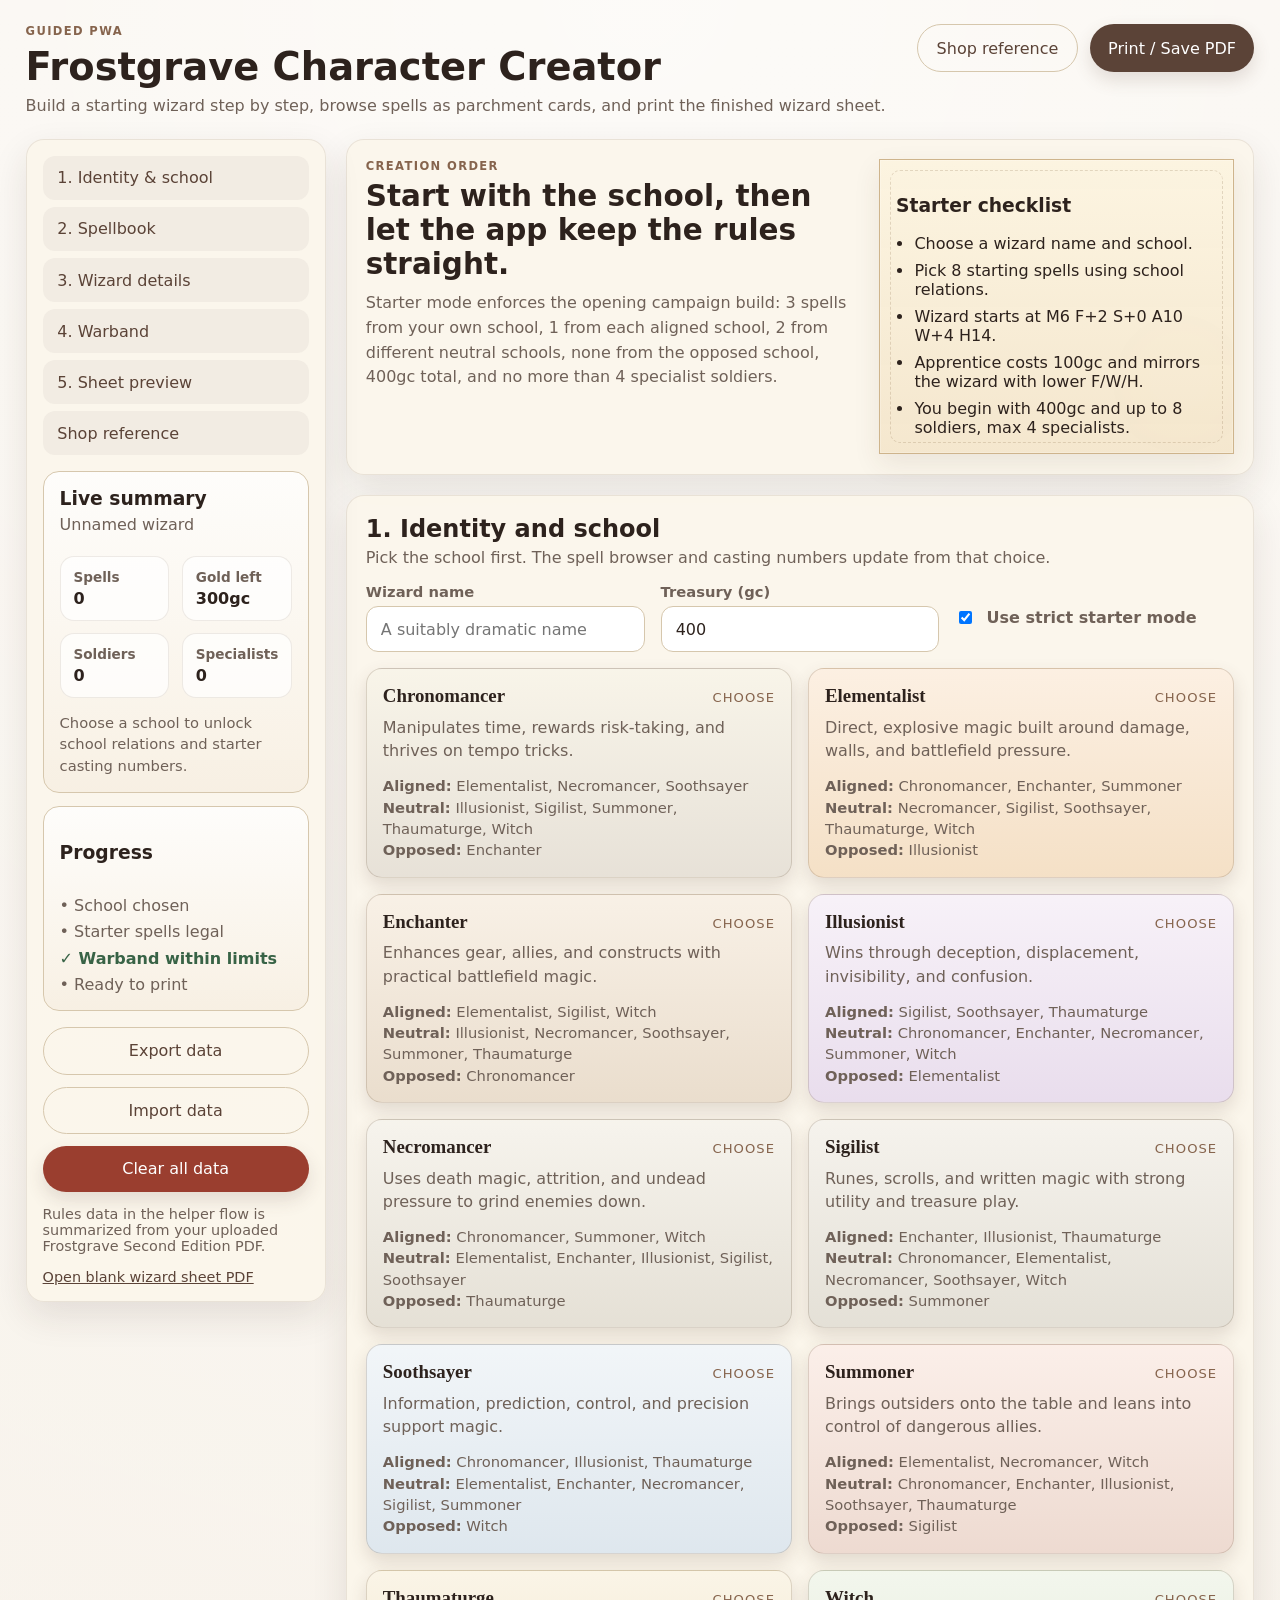
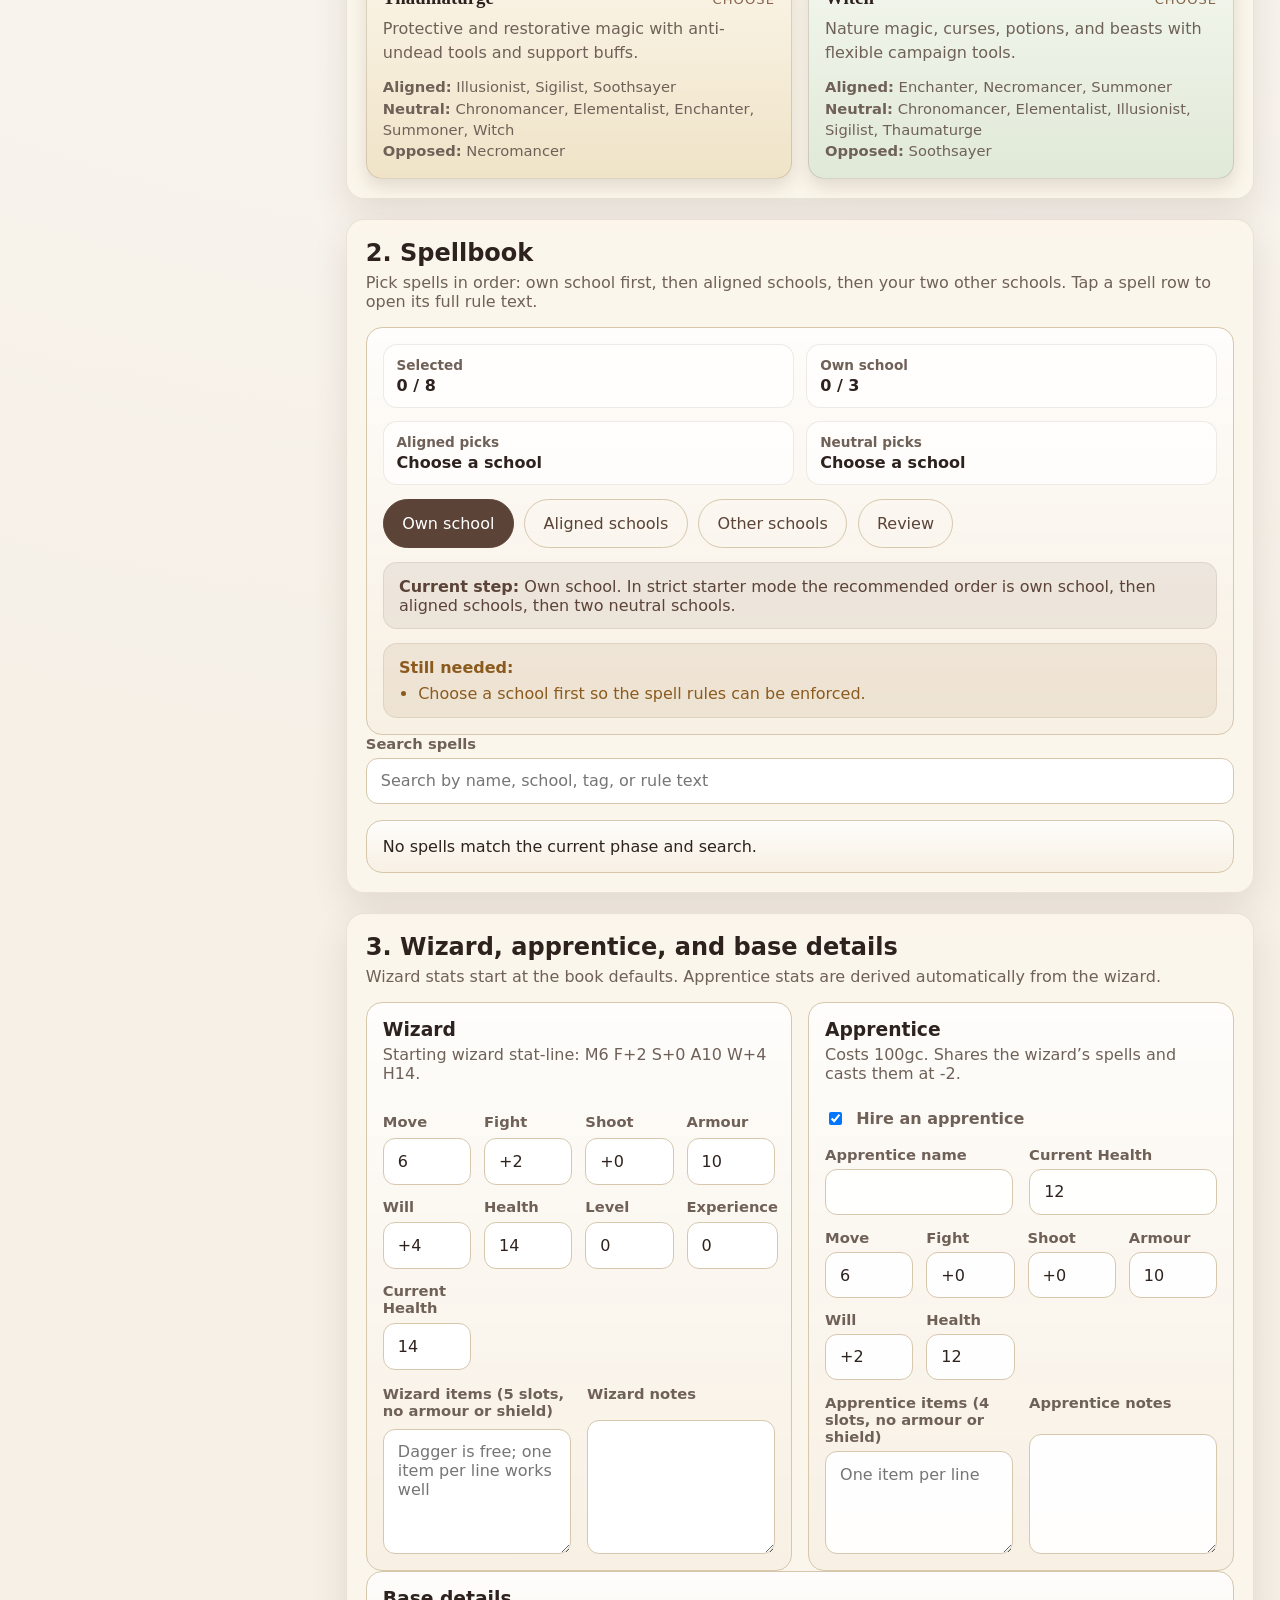
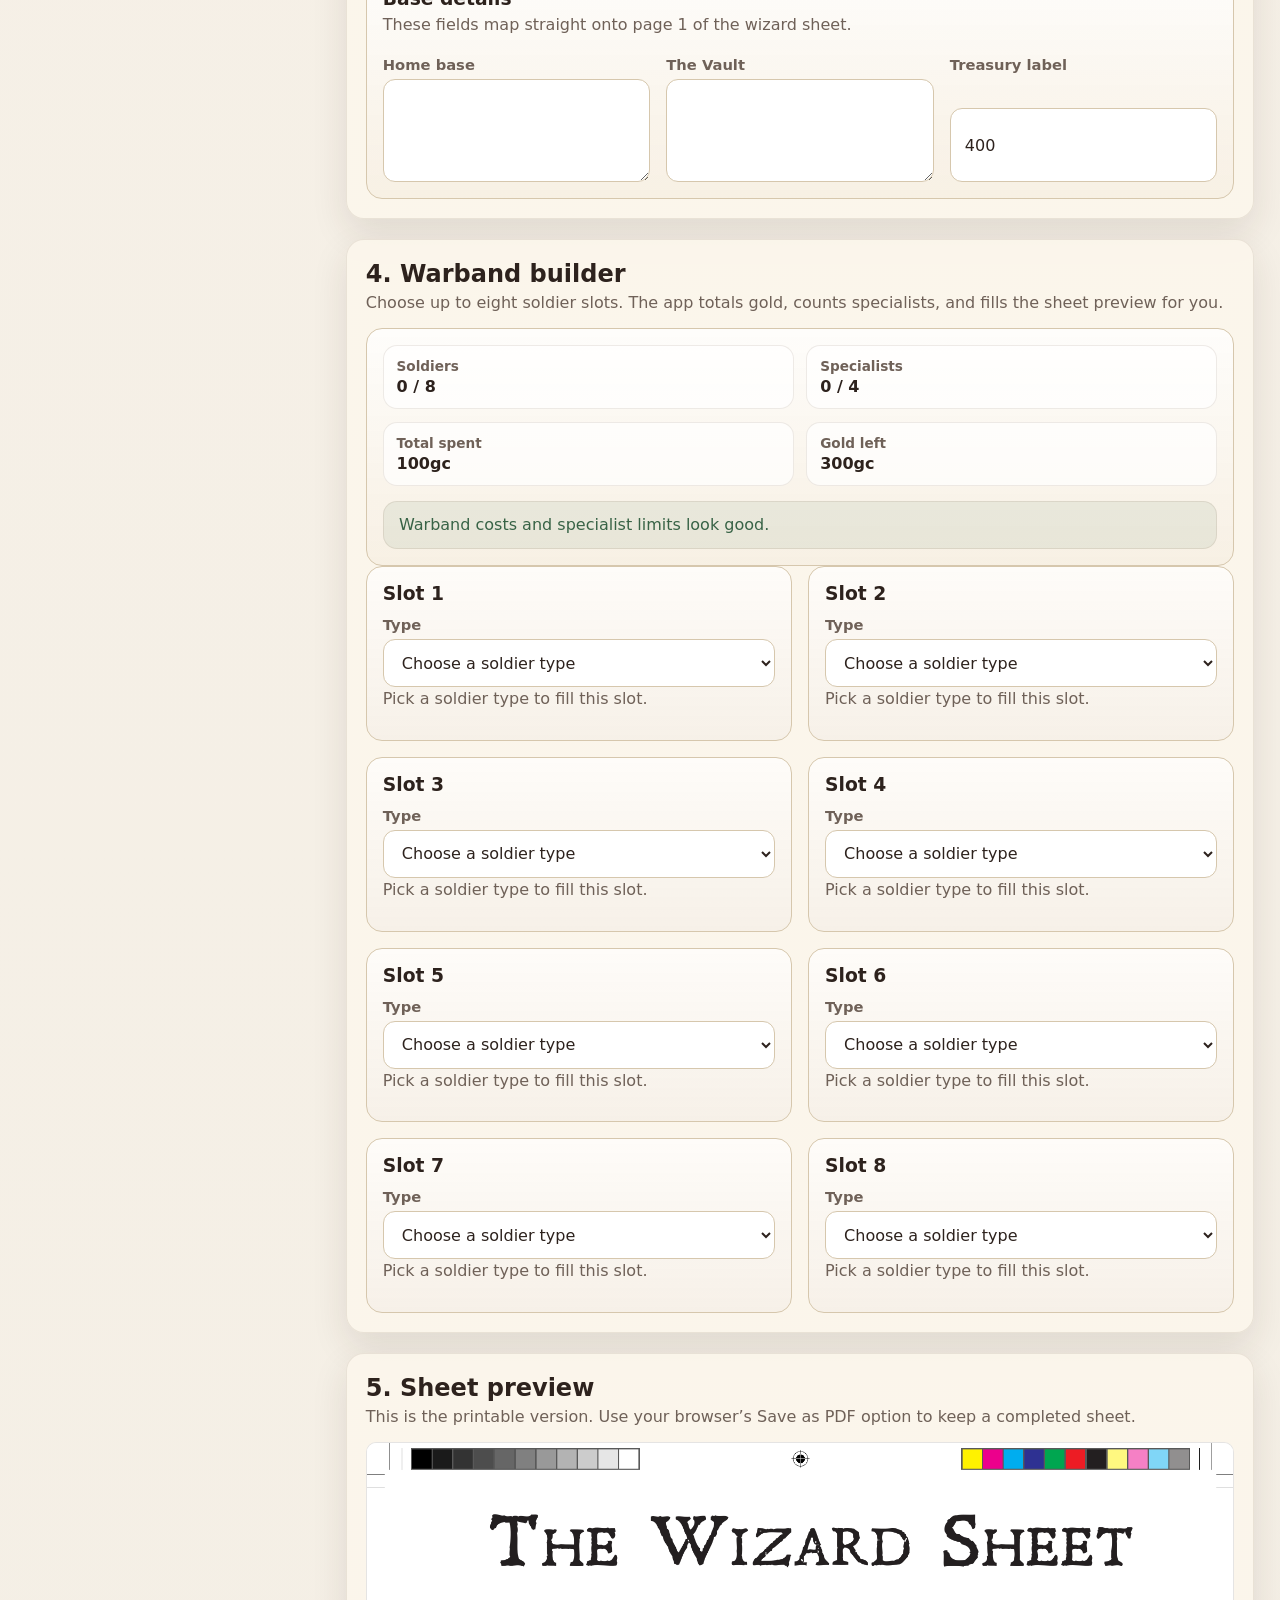
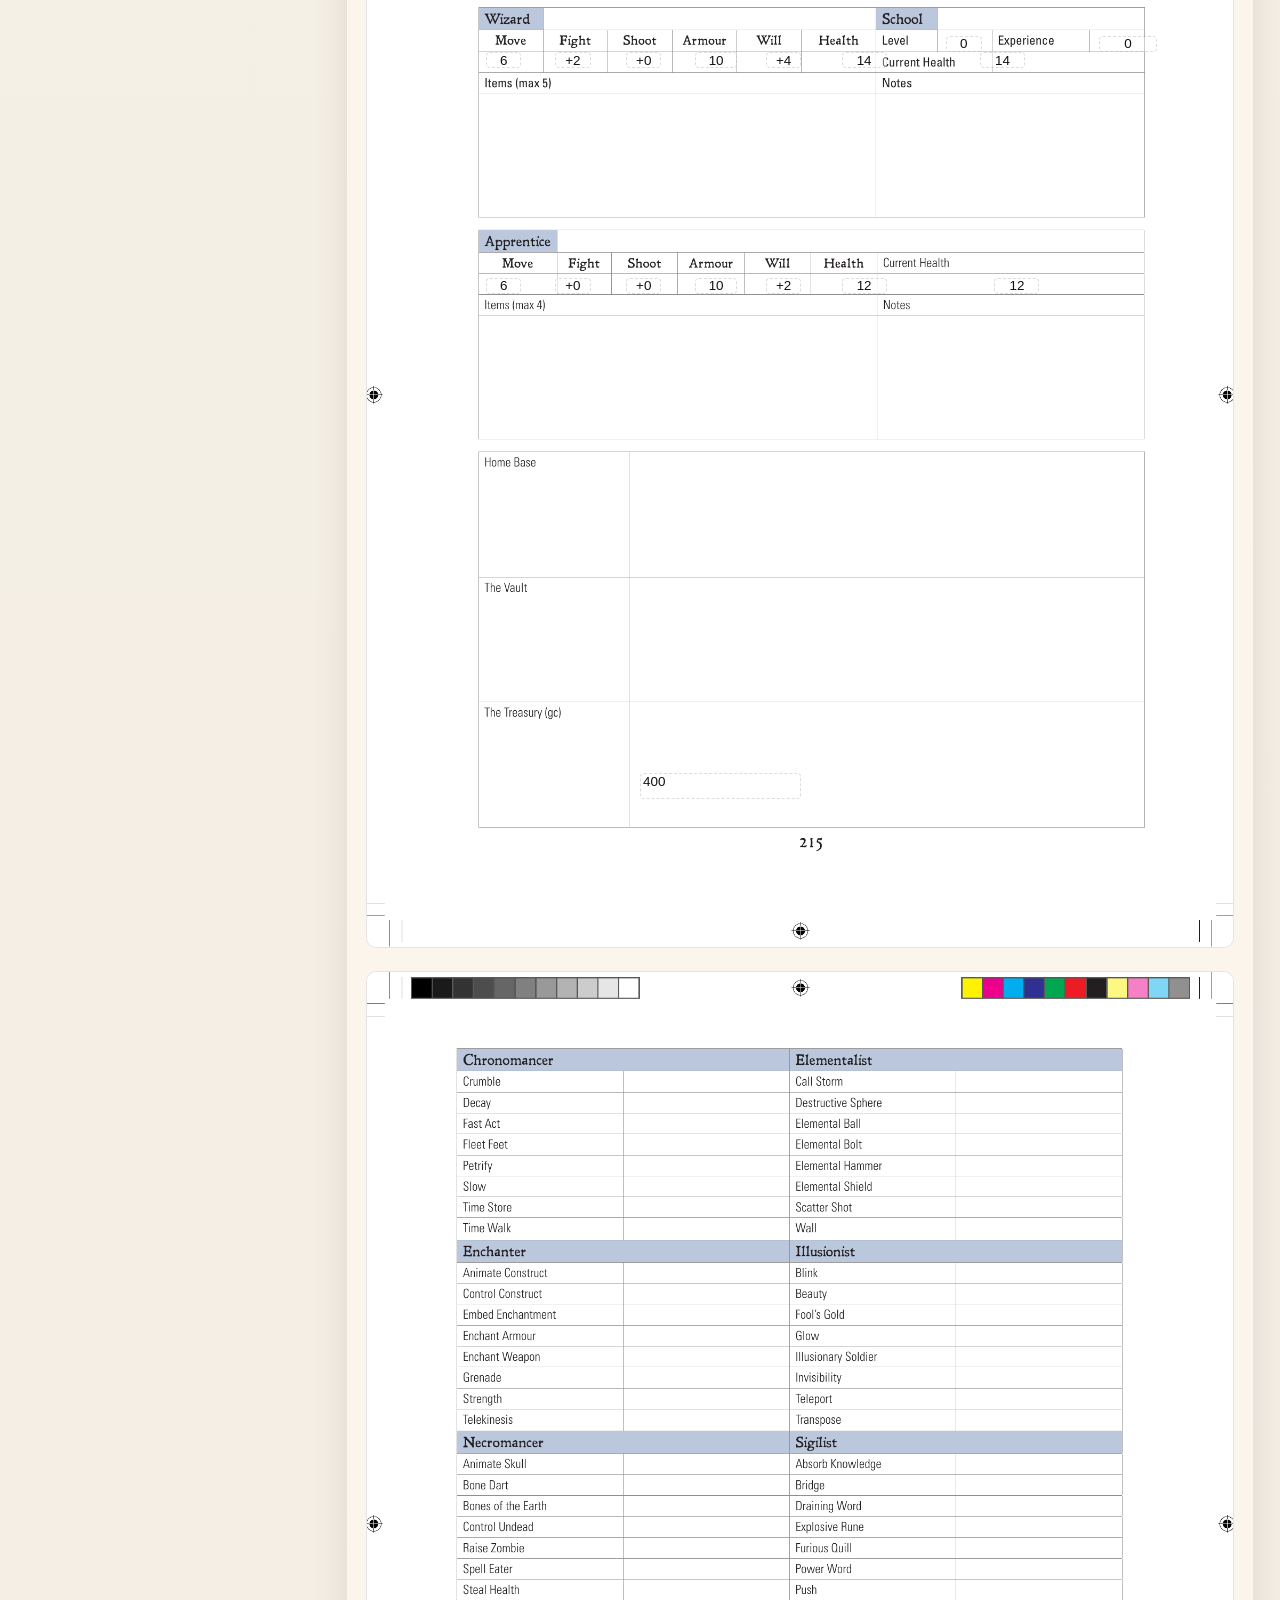
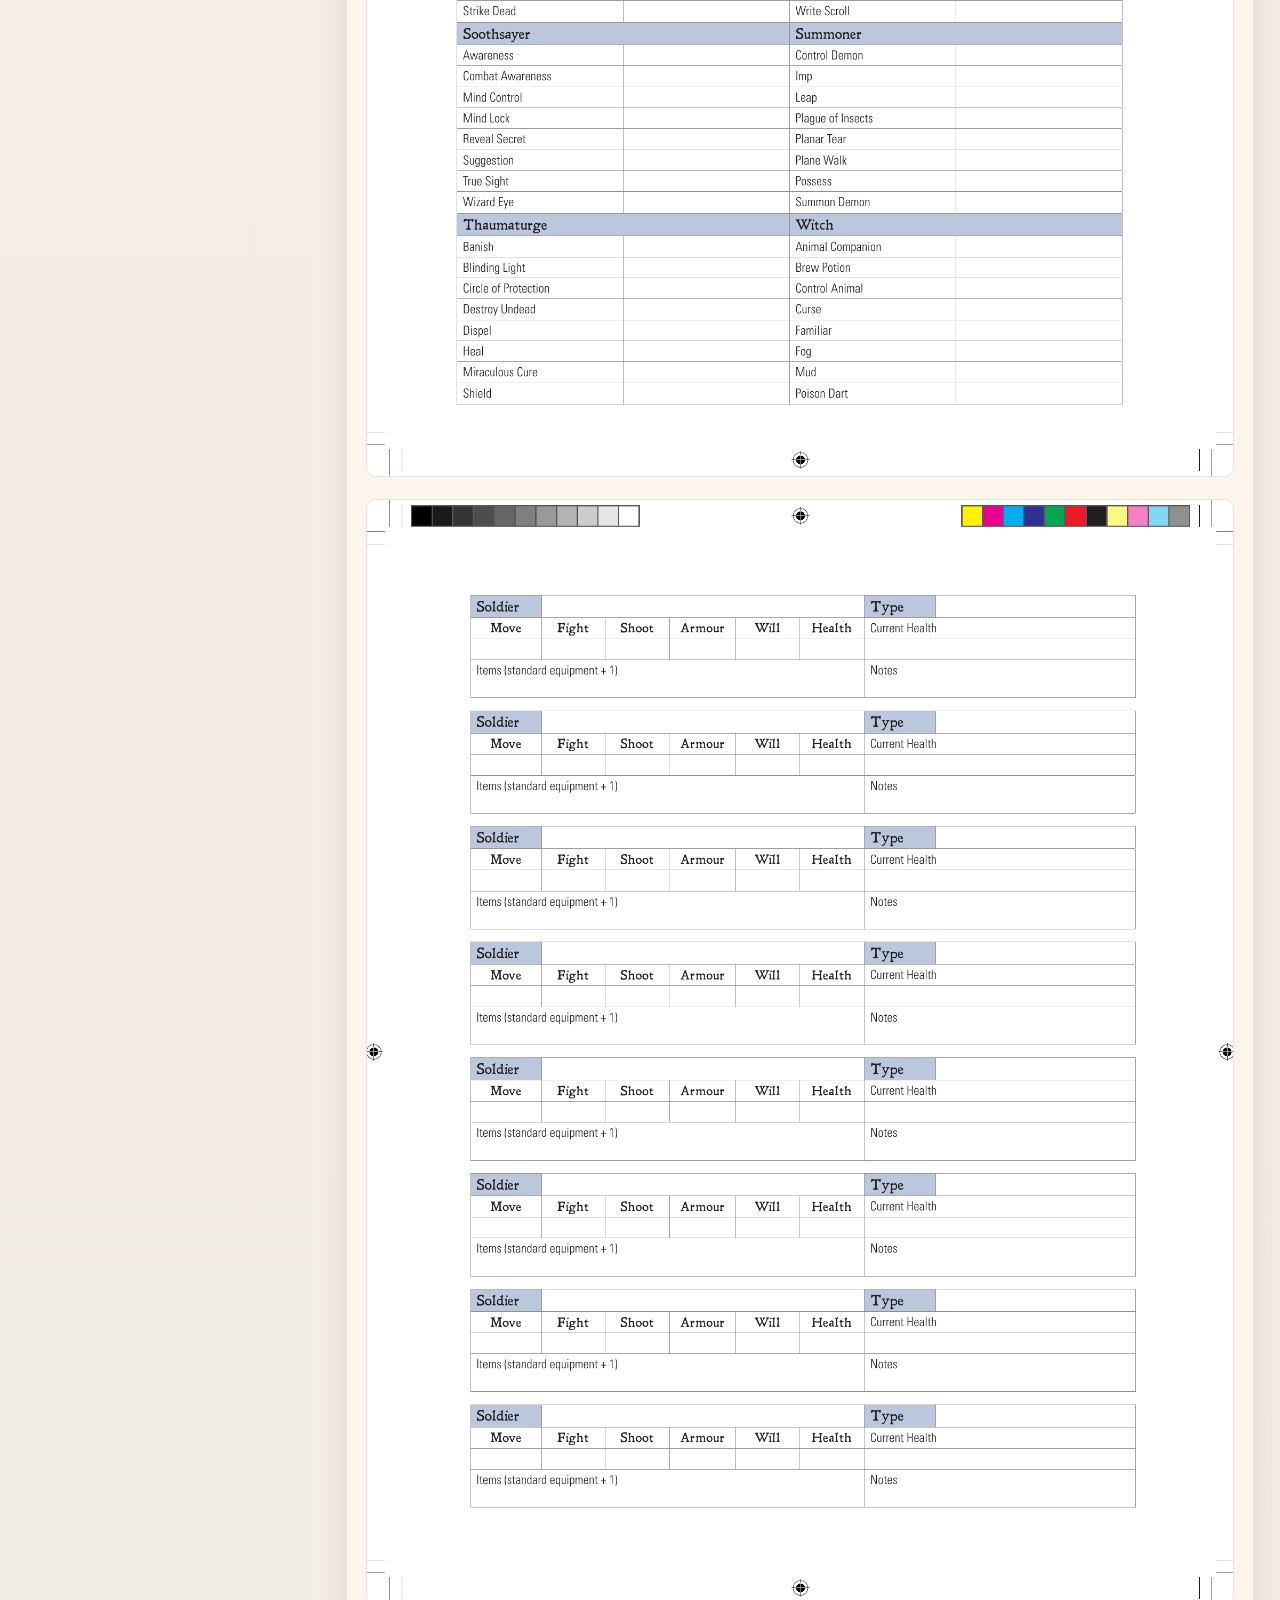
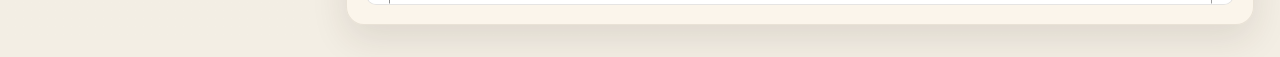
<file: index.html>
<!doctype html>
<html lang="en">
  <head>
    <meta charset="UTF-8" />
    <meta name="viewport" content="width=device-width, initial-scale=1" />
    <meta name="theme-color" content="#5b4337" />
    <meta name="description" content="Offline-capable Frostgrave character creator and wizard sheet PWA." />
    <title>Frostgrave Character Creator</title>
    <link rel="manifest" href="./manifest.webmanifest" />
    <link rel="icon" href="./assets/icon-192.png" />
    <link rel="apple-touch-icon" href="./assets/icon-192.png" />
    <link rel="stylesheet" href="./styles.css" />
  </head>
  <body>
    <header class="topbar">
      <div>
        <p class="eyebrow">Guided PWA</p>
        <h1>Frostgrave Character Creator</h1>
        <p class="subhead">Build a starting wizard step by step, browse spells as parchment cards, and print the finished wizard sheet.</p>
      </div>
      <div class="header-actions">
        <a class="ghost nav-link" href="./shop.html">Shop reference</a>
        <button id="installBtn" class="ghost" hidden>Install</button>
        <button id="printBtn">Print / Save PDF</button>
      </div>
    </header>

    <main class="layout">
      <aside class="sidebar card">
        <nav class="toc">
          <a href="#identityStep">1. Identity & school</a>
          <a href="#spellsStep">2. Spellbook</a>
          <a href="#detailsStep">3. Wizard details</a>
          <a href="#warbandStep">4. Warband</a>
          <a href="#previewSection">5. Sheet preview</a>
          <a href="./shop.html">Shop reference</a>
        </nav>

        <section id="liveSummary" class="summary-stack"></section>

        <div class="sidebar-actions">
          <button id="downloadDataBtn" class="ghost">Export data</button>
          <label class="file-btn ghost">
            Import data
            <input id="importDataInput" type="file" accept="application/json" hidden />
          </label>
          <button id="resetBtn" class="danger">Clear all data</button>
        </div>

        <p class="small-note">Rules data in the helper flow is summarized from your uploaded Frostgrave Second Edition PDF.</p>
        <p class="small-note"><a href="./assets/template.pdf" target="_blank" rel="noreferrer">Open blank wizard sheet PDF</a></p>
      </aside>

      <section class="content">
        <section class="card hero-card">
          <div class="hero-grid">
            <div>
              <p class="eyebrow">Creation order</p>
              <h2>Start with the school, then let the app keep the rules straight.</h2>
              <p class="hero-copy">Starter mode enforces the opening campaign build: 3 spells from your own school, 1 from each aligned school, 2 from different neutral schools, none from the opposed school, 400gc total, and no more than 4 specialist soldiers.</p>
            </div>
            <div class="hero-note parchment-panel">
              <h3>Starter checklist</h3>
              <ul class="compact-list">
                <li>Choose a wizard name and school.</li>
                <li>Pick 8 starting spells using school relations.</li>
                <li>Wizard starts at M6 F+2 S+0 A10 W+4 H14.</li>
                <li>Apprentice costs 100gc and mirrors the wizard with lower F/W/H.</li>
                <li>You begin with 400gc and up to 8 soldiers, max 4 specialists.</li>
              </ul>
            </div>
          </div>
        </section>

        <section id="identityStep" class="card section-block">
          <div class="section-heading">
            <h2>1. Identity and school</h2>
            <p>Pick the school first. The spell browser and casting numbers update from that choice.</p>
          </div>
          <div class="form-grid-3 responsive-grid">
            <div class="field-group">
              <label for="wizardName">Wizard name</label>
              <input id="wizardName" data-path="wizardName" type="text" placeholder="A suitably dramatic name" />
            </div>
            <div class="field-group">
              <label for="treasury">Treasury (gc)</label>
              <input id="treasury" data-path="treasury" type="text" inputmode="numeric" placeholder="400" />
            </div>
            <label class="toggle-row">
              <input id="strictStarterMode" type="checkbox" />
              <span>Use strict starter mode</span>
            </label>
          </div>
          <div id="schoolCards" class="school-grid"></div>
        </section>

        <section id="spellsStep" class="card section-block">
          <div class="section-heading">
            <h2>2. Spellbook</h2>
            <p>Pick spells in order: own school first, then aligned schools, then your two other schools. Tap a spell row to open its full rule text.</p>
          </div>
          <div id="spellSummary" class="panel stack"></div>
          <div class="toolbar compact-toolbar">
            <div class="field-group search-field">
              <label for="spellSearch">Search spells</label>
              <input id="spellSearch" type="search" placeholder="Search by name, school, tag, or rule text" />
            </div>
          </div>
          <div id="spellCards" class="spell-card-grid"></div>
        </section>

        <section id="detailsStep" class="card section-block">
          <div class="section-heading">
            <h2>3. Wizard, apprentice, and base details</h2>
            <p>Wizard stats start at the book defaults. Apprentice stats are derived automatically from the wizard.</p>
          </div>
          <div id="detailsContent"></div>
        </section>

        <section id="warbandStep" class="card section-block">
          <div class="section-heading">
            <h2>4. Warband builder</h2>
            <p>Choose up to eight soldier slots. The app totals gold, counts specialists, and fills the sheet preview for you.</p>
          </div>
          <div id="warbandSummary" class="panel stack"></div>
          <div id="warbandBuilder"></div>
        </section>

        <section id="previewSection" class="card section-block preview-shell">
          <div class="section-heading">
            <h2>5. Sheet preview</h2>
            <p>This is the printable version. Use your browser’s Save as PDF option to keep a completed sheet.</p>
          </div>
          <div id="previewPages" class="preview-pages"></div>
        </section>
      </section>
    </main>

    <script src="./app.js" type="module"></script>
  </body>
</html>
</file>
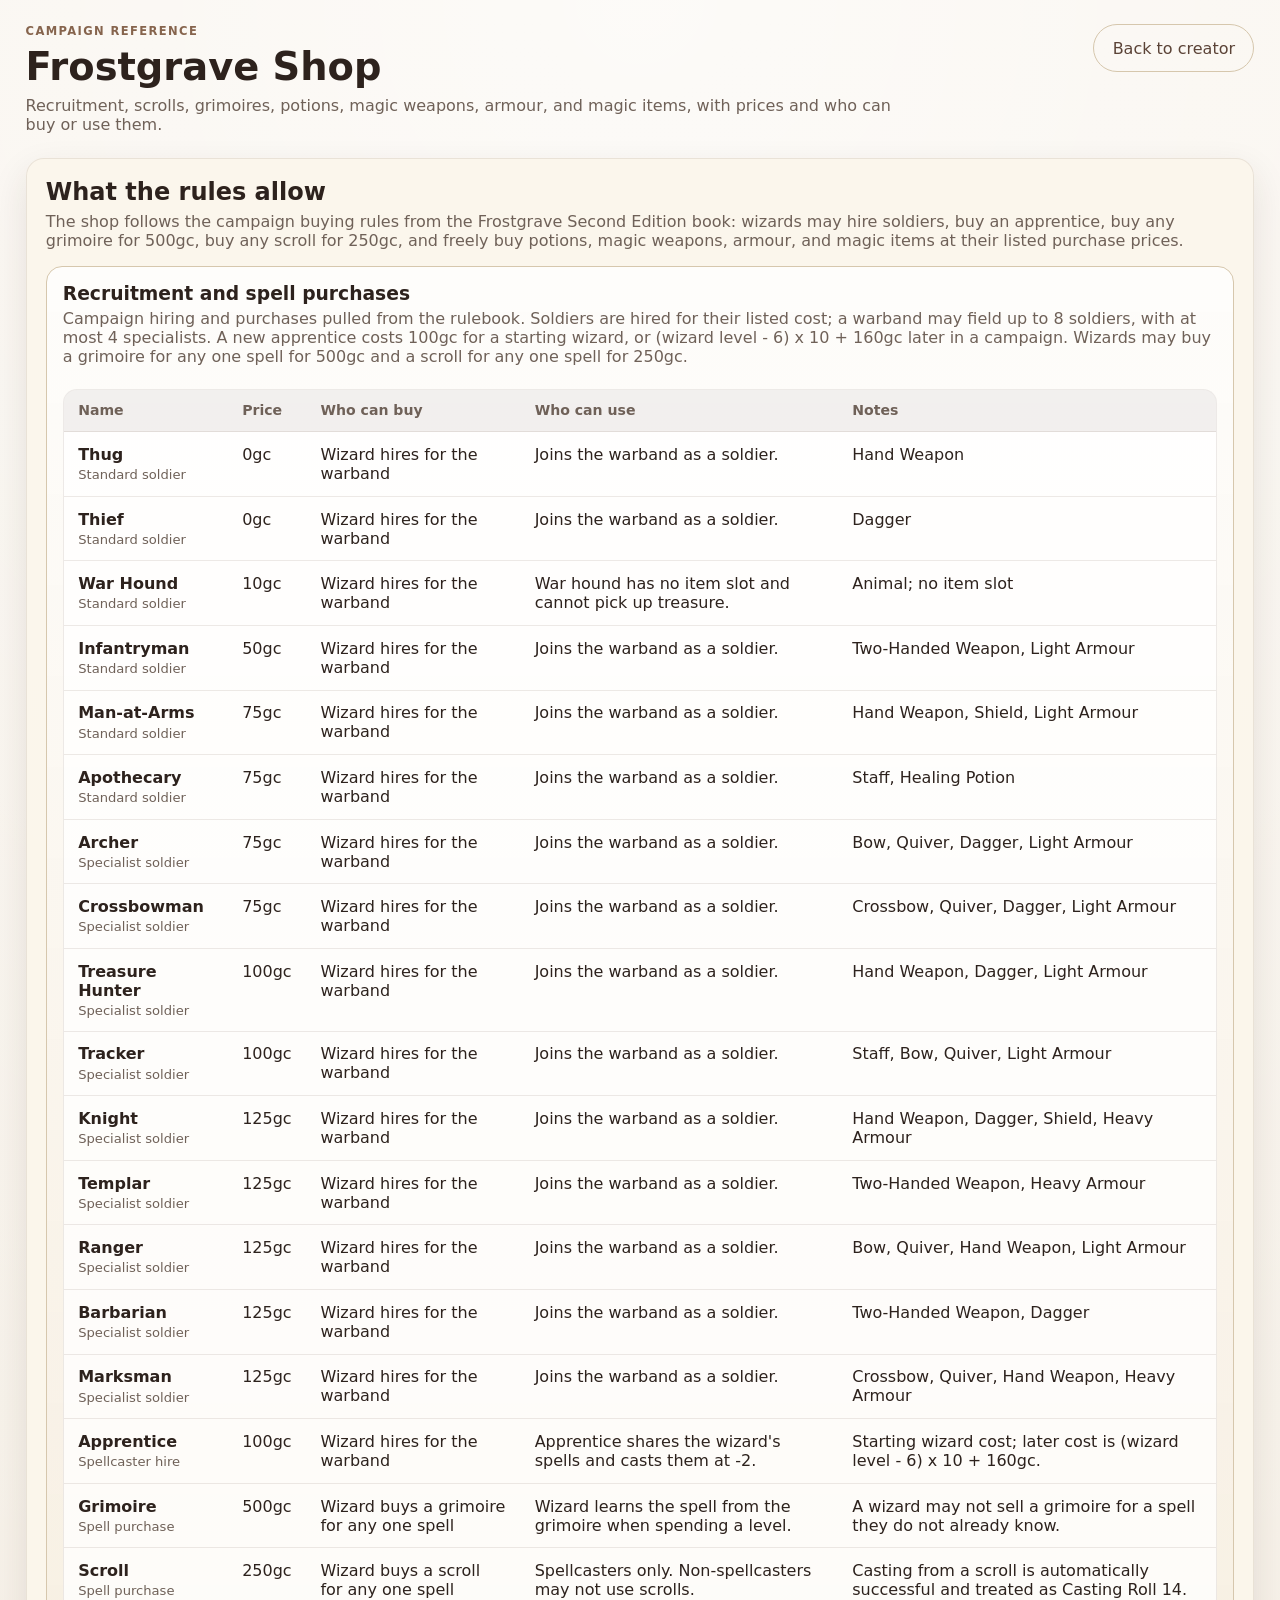
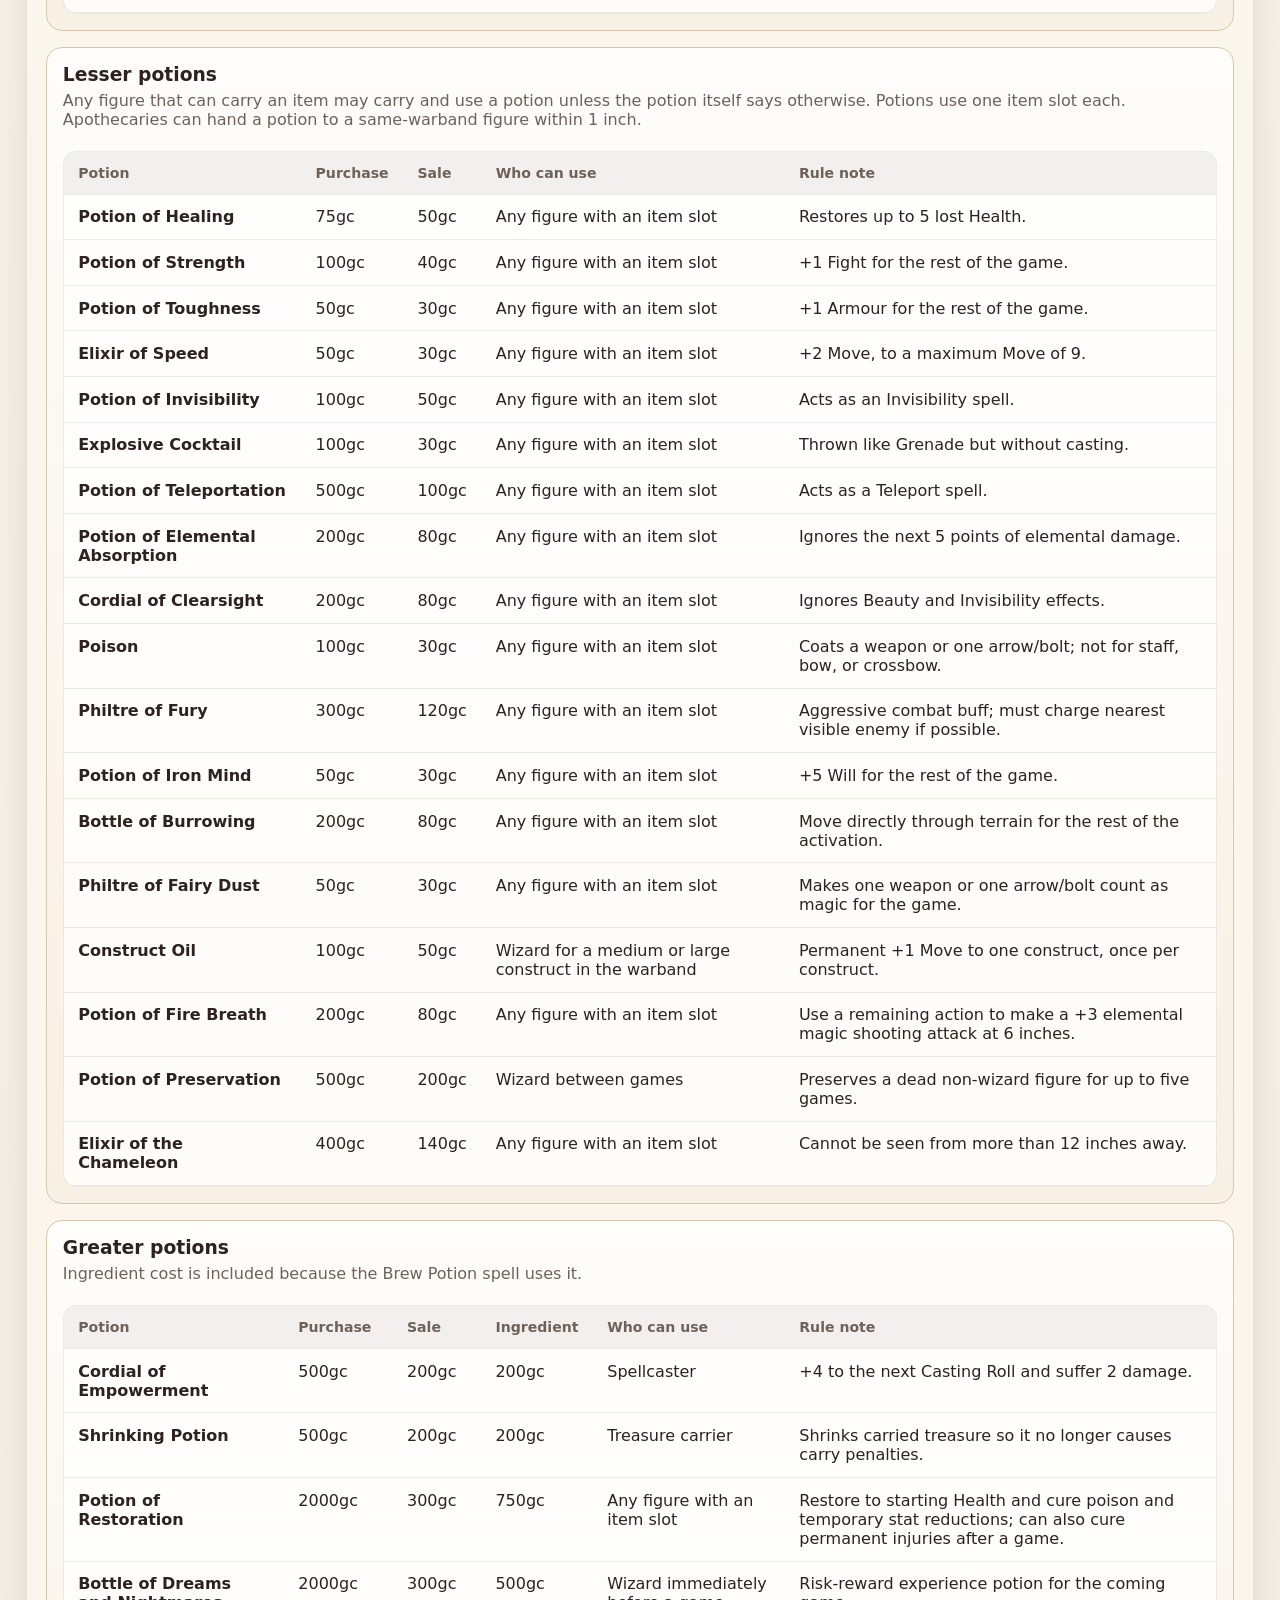
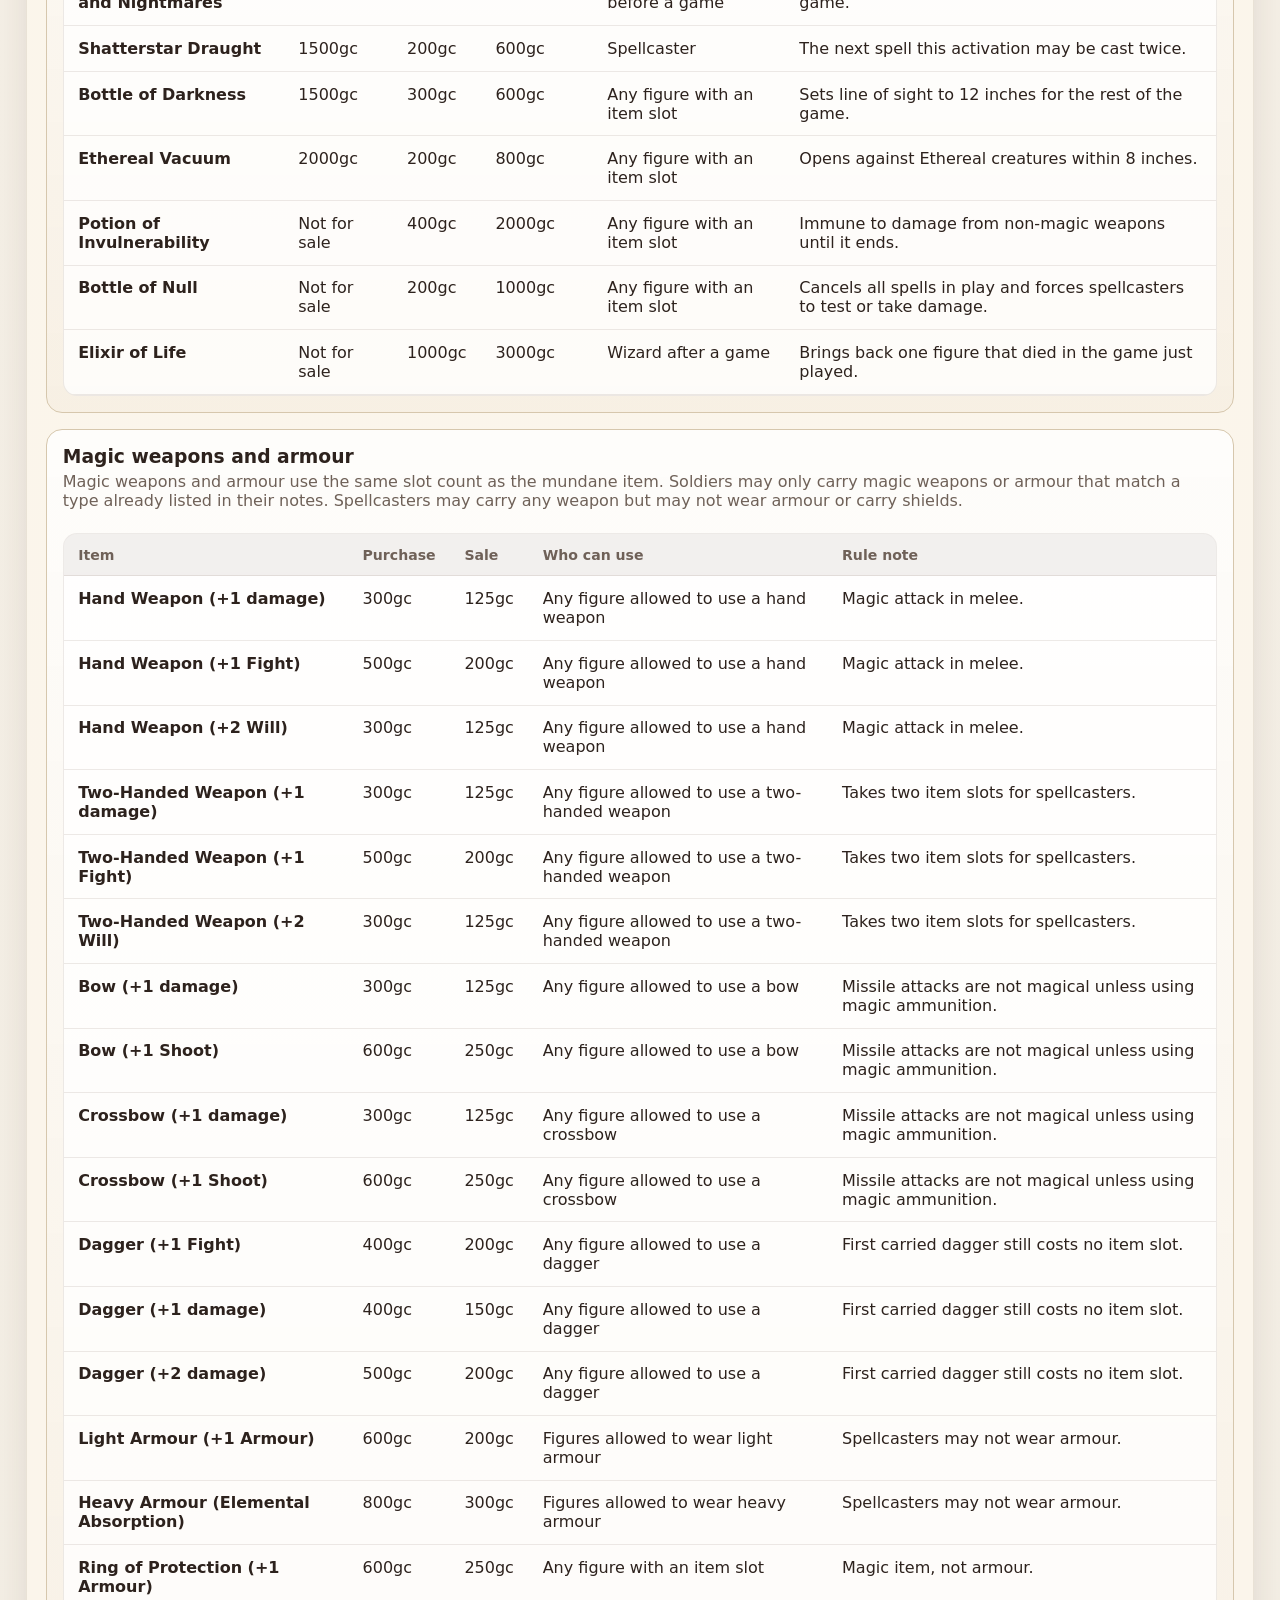
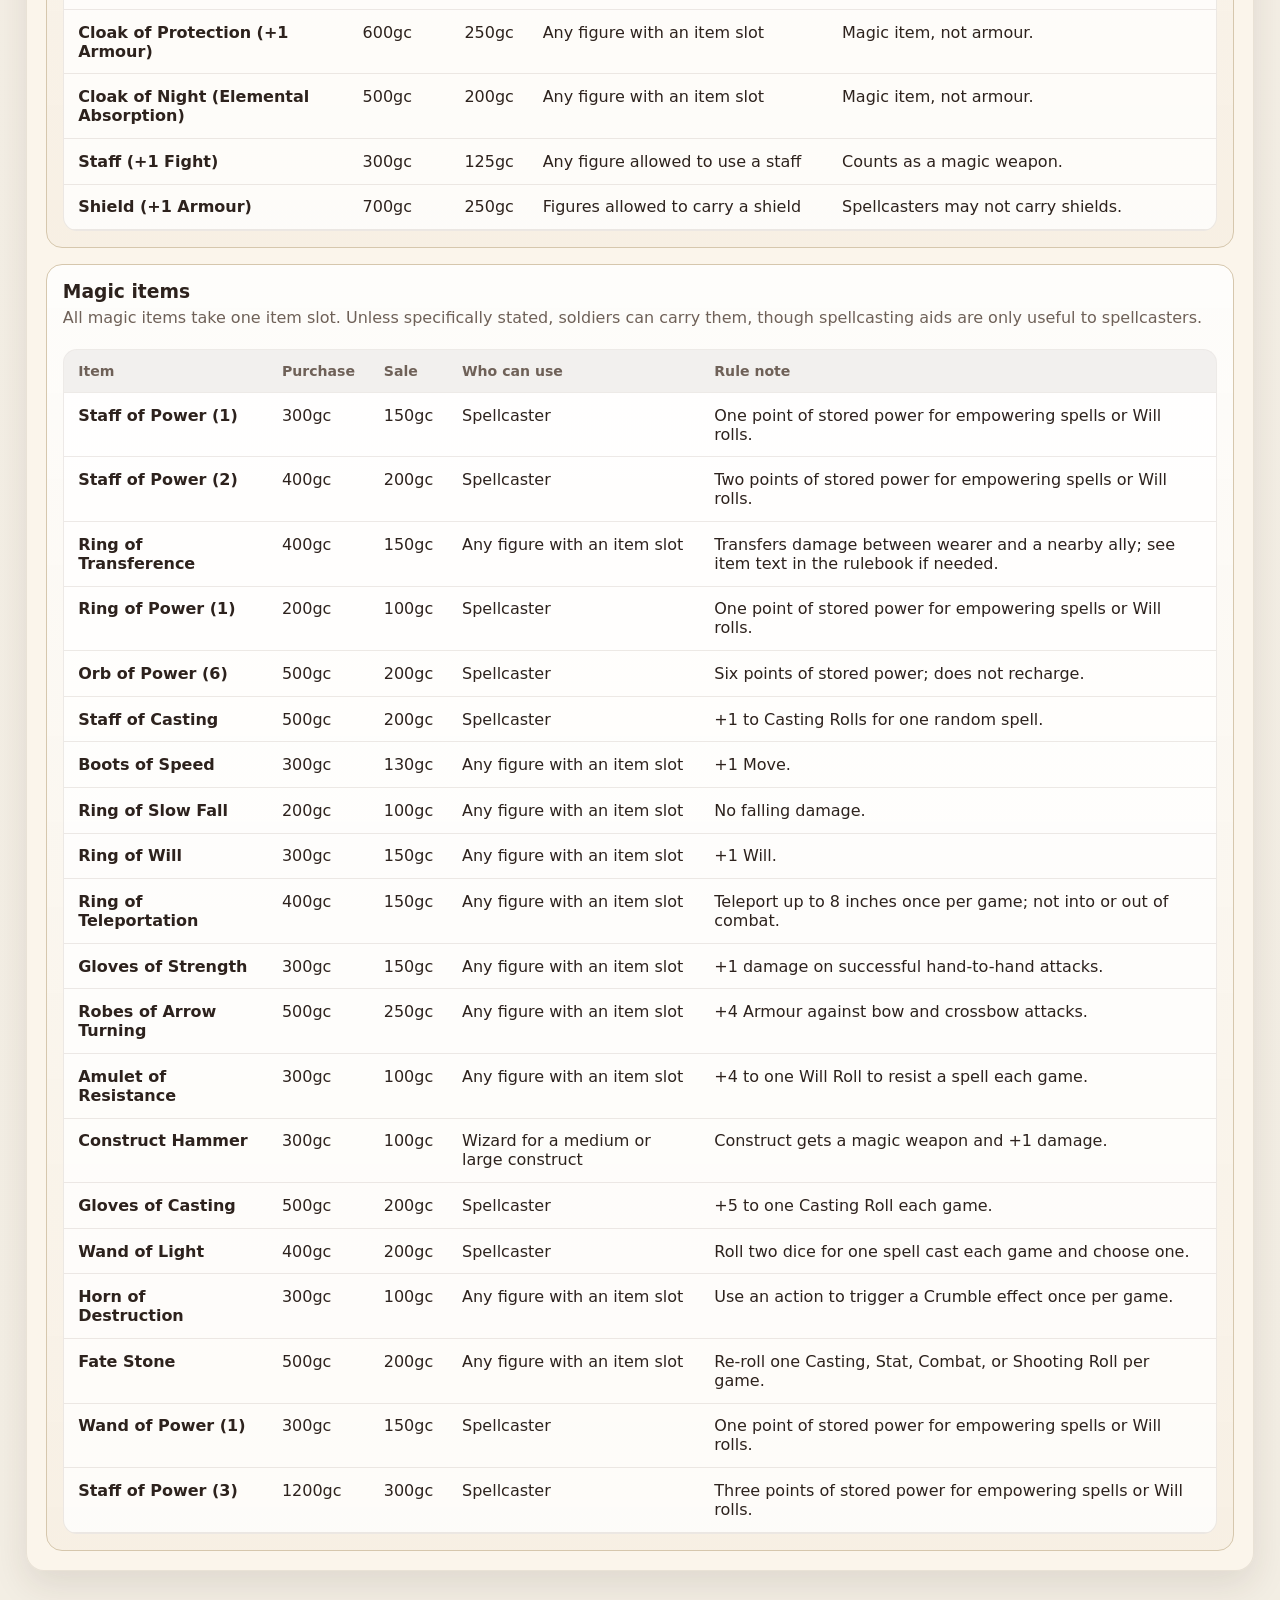
<file: shop.html>
<!doctype html>
<html lang="en">
  <head>
    <meta charset="UTF-8" />
    <meta name="viewport" content="width=device-width, initial-scale=1" />
    <meta name="theme-color" content="#5b4337" />
    <meta name="description" content="Frostgrave campaign shop reference." />
    <title>Frostgrave Shop Reference</title>
    <link rel="manifest" href="./manifest.webmanifest" />
    <link rel="icon" href="./assets/icon-192.png" />
    <link rel="apple-touch-icon" href="./assets/icon-192.png" />
    <link rel="stylesheet" href="./styles.css" />
  </head>
  <body>
    <header class="topbar">
      <div>
        <p class="eyebrow">Campaign reference</p>
        <h1>Frostgrave Shop</h1>
        <p class="subhead">Recruitment, scrolls, grimoires, potions, magic weapons, armour, and magic items, with prices and who can buy or use them.</p>
      </div>
      <div class="header-actions">
        <a class="ghost nav-link" href="./index.html">Back to creator</a>
      </div>
    </header>

    <main class="layout single-column-layout">
      <section class="content shop-content">
        <section class="card section-block">
          <div class="section-heading">
            <h2>What the rules allow</h2>
            <p>The shop follows the campaign buying rules from the Frostgrave Second Edition book: wizards may hire soldiers, buy an apprentice, buy any grimoire for 500gc, buy any scroll for 250gc, and freely buy potions, magic weapons, armour, and magic items at their listed purchase prices.</p>
          </div>
          <div id="shopSections" class="shop-sections"></div>
        </section>
      </section>
    </main>

    <script type="module">
      import { SHOP_DATA } from './data.js';

      const gc = (value) => value == null ? 'Not for sale' : `${value}gc`;

      const table = (entries, columns) => `
        <div class="table-wrap">
          <table class="shop-table">
            <thead>
              <tr>${columns.map((col) => `<th>${col.label}</th>`).join('')}</tr>
            </thead>
            <tbody>
              ${entries.map((entry) => `
                <tr>
                  ${columns.map((col) => `<td>${col.render(entry)}</td>`).join('')}
                </tr>
              `).join('')}
            </tbody>
          </table>
        </div>
      `;

      const sections = [
        {
          title: 'Recruitment and spell purchases',
          intro: SHOP_DATA.recruitment.summary,
          body: table(SHOP_DATA.recruitment.entries, [
            { label: 'Name', render: (entry) => `<strong>${entry.name}</strong><div class="table-note">${entry.type}</div>` },
            { label: 'Price', render: (entry) => gc(entry.price) },
            { label: 'Who can buy', render: (entry) => entry.whoCanBuy },
            { label: 'Who can use', render: (entry) => entry.whoCanUse },
            { label: 'Notes', render: (entry) => entry.notes || '' }
          ])
        },
        {
          title: 'Lesser potions',
          intro: SHOP_DATA.potions.summary,
          body: table(SHOP_DATA.potions.lesser, [
            { label: 'Potion', render: (entry) => `<strong>${entry.name}</strong>` },
            { label: 'Purchase', render: (entry) => gc(entry.price) },
            { label: 'Sale', render: (entry) => gc(entry.salePrice) },
            { label: 'Who can use', render: (entry) => entry.whoCanUse },
            { label: 'Rule note', render: (entry) => entry.notes }
          ])
        },
        {
          title: 'Greater potions',
          intro: 'Ingredient cost is included because the Brew Potion spell uses it.',
          body: table(SHOP_DATA.potions.greater, [
            { label: 'Potion', render: (entry) => `<strong>${entry.name}</strong>` },
            { label: 'Purchase', render: (entry) => gc(entry.price) },
            { label: 'Sale', render: (entry) => gc(entry.salePrice) },
            { label: 'Ingredient', render: (entry) => gc(entry.ingredientCost) },
            { label: 'Who can use', render: (entry) => entry.whoCanUse },
            { label: 'Rule note', render: (entry) => entry.notes }
          ])
        },
        {
          title: 'Magic weapons and armour',
          intro: SHOP_DATA.magicWeaponsArmour.summary,
          body: table(SHOP_DATA.magicWeaponsArmour.entries, [
            { label: 'Item', render: (entry) => `<strong>${entry.name}</strong>` },
            { label: 'Purchase', render: (entry) => gc(entry.price) },
            { label: 'Sale', render: (entry) => gc(entry.salePrice) },
            { label: 'Who can use', render: (entry) => entry.whoCanUse },
            { label: 'Rule note', render: (entry) => entry.notes }
          ])
        },
        {
          title: 'Magic items',
          intro: SHOP_DATA.magicItems.summary,
          body: table(SHOP_DATA.magicItems.entries, [
            { label: 'Item', render: (entry) => `<strong>${entry.name}</strong>` },
            { label: 'Purchase', render: (entry) => gc(entry.price) },
            { label: 'Sale', render: (entry) => gc(entry.salePrice) },
            { label: 'Who can use', render: (entry) => entry.whoCanUse },
            { label: 'Rule note', render: (entry) => entry.notes }
          ])
        }
      ];

      document.getElementById('shopSections').innerHTML = sections.map((section) => `
        <section class="panel stack shop-section">
          <div class="section-heading compact-head">
            <h3>${section.title}</h3>
            <p>${section.intro}</p>
          </div>
          ${section.body}
        </section>
      `).join('');
    </script>
  </body>
</html>
</file>
<file: styles.css>
:root {
  --bg: #f3eee4;
  --paper: #fbf6eb;
  --paper-2: #f6ecdc;
  --ink: #2d221d;
  --muted: #6f6158;
  --line: #d6c7ad;
  --accent: #5b4337;
  --accent-2: #86644d;
  --accent-soft: #efe2cf;
  --success: #386346;
  --warning: #8b5a1d;
  --danger: #9a3e2f;
  --shadow: 0 14px 36px rgba(53, 38, 26, 0.11);
  --radius: 18px;
}

* { box-sizing: border-box; }
html { scroll-behavior: smooth; }
body {
  margin: 0;
  font-family: Inter, ui-sans-serif, system-ui, -apple-system, BlinkMacSystemFont, "Segoe UI", sans-serif;
  color: var(--ink);
  background:
    radial-gradient(circle at top, rgba(255,255,255,0.7), transparent 30%),
    linear-gradient(180deg, #f7f1e8 0%, var(--bg) 100%);
}

a { color: var(--accent); }
button, input, select, textarea { font: inherit; }
button {
  border: 0;
  border-radius: 999px;
  padding: 0.85rem 1.15rem;
  background: var(--accent);
  color: #fff;
  cursor: pointer;
  box-shadow: 0 8px 18px rgba(91, 67, 55, 0.16);
}
button:hover { transform: translateY(-1px); }
button.ghost, .file-btn.ghost, a.ghost.nav-link {
  background: transparent;
  color: var(--accent);
  border: 1px solid var(--line);
  box-shadow: none;
}
button.danger { background: var(--danger); }

.topbar {
  display: flex;
  gap: 1rem;
  justify-content: space-between;
  align-items: flex-start;
  padding: 1.5rem clamp(1rem, 2vw, 2rem);
}
.eyebrow {
  margin: 0 0 0.35rem;
  text-transform: uppercase;
  letter-spacing: 0.12em;
  font-size: 0.72rem;
  color: var(--accent-2);
  font-weight: 700;
}
.topbar h1 {
  margin: 0;
  font-size: clamp(1.95rem, 3vw, 2.65rem);
}
.subhead {
  margin: 0.45rem 0 0;
  color: var(--muted);
  max-width: 56rem;
}
.header-actions {
  display: flex;
  gap: 0.75rem;
  flex-wrap: wrap;
  justify-content: flex-end;
}

.layout {
  display: grid;
  grid-template-columns: minmax(240px, 300px) minmax(0, 1fr);
  gap: 1.25rem;
  align-items: start;
  padding: 0 clamp(1rem, 2vw, 2rem) 2rem;
}
.card {
  background: rgba(251, 246, 235, 0.94);
  border: 1px solid rgba(104, 84, 67, 0.12);
  border-radius: var(--radius);
  box-shadow: var(--shadow);
}
.sidebar {
  position: sticky;
  top: 1rem;
  padding: 1rem;
}
.toc {
  display: grid;
  gap: 0.45rem;
}
.toc a {
  text-decoration: none;
  padding: 0.78rem 0.92rem;
  border-radius: 12px;
  background: rgba(91, 67, 55, 0.05);
}
.summary-stack {
  display: grid;
  gap: 0.85rem;
  margin-top: 1rem;
}
.sidebar-actions {
  display: grid;
  gap: 0.75rem;
  margin-top: 1rem;
}
.file-btn {
  display: inline-flex;
  align-items: center;
  justify-content: center;
  border-radius: 999px;
  padding: 0.8rem 1.1rem;
  cursor: pointer;
}
.small-note {
  margin: 0.9rem 0 0;
  color: var(--muted);
  font-size: 0.9rem;
}
.content {
  display: grid;
  gap: 1.25rem;
}
.section-block,
.hero-card {
  padding: 1.2rem;
}
.section-heading {
  margin-bottom: 1rem;
}
.section-heading h2,
.section-heading h3 {
  margin: 0;
}
.section-heading p {
  margin: 0.35rem 0 0;
  color: var(--muted);
}
.compact-head { margin-bottom: 0.5rem; }

.hero-grid {
  display: grid;
  grid-template-columns: 1.4fr 1fr;
  gap: 1rem;
  align-items: start;
}
.hero-card h2 {
  margin: 0;
  font-size: clamp(1.4rem, 2.3vw, 1.95rem);
}
.hero-copy {
  color: var(--muted);
  line-height: 1.55;
  margin: 0.65rem 0 0;
}
.parchment-panel {
  position: relative;
  background:
    linear-gradient(180deg, rgba(252, 244, 224, 0.98), rgba(244, 230, 204, 0.96)),
    radial-gradient(circle at 20% 15%, rgba(255,255,255,0.5), transparent 25%),
    radial-gradient(circle at 85% 75%, rgba(210, 178, 128, 0.16), transparent 28%);
  border: 1px solid #ceb48c;
  box-shadow: inset 0 0 0 1px rgba(255,255,255,0.2), 0 10px 26px rgba(74, 54, 31, 0.09);
}
.parchment-panel::before {
  content: "";
  position: absolute;
  inset: 10px;
  border: 1px dashed rgba(113, 77, 39, 0.18);
  pointer-events: none;
  border-radius: 10px;
}
.hero-note {
  padding: 1rem;
}
.compact-list {
  margin: 0.6rem 0 0;
  padding-left: 1.15rem;
  display: grid;
  gap: 0.5rem;
}

.panel {
  border: 1px solid var(--line);
  border-radius: 16px;
  padding: 1rem;
  background: linear-gradient(180deg, rgba(255,255,255,0.78), rgba(247,239,226,0.84));
}
.stack { display: grid; gap: 0.9rem; }
.summary-grid {
  display: grid;
  grid-template-columns: repeat(2, minmax(0, 1fr));
  gap: 0.8rem;
}
.summary-grid > div {
  display: grid;
  gap: 0.2rem;
  padding: 0.75rem 0.8rem;
  border-radius: 14px;
  background: rgba(255,255,255,0.7);
  border: 1px solid rgba(112, 89, 71, 0.12);
}
.summary-grid strong { font-size: 0.85rem; color: var(--muted); }
.summary-grid span { font-weight: 700; }
.compact-summary { grid-template-columns: repeat(2, minmax(0, 1fr)); }

.form-grid-2,
.form-grid-3,
.details-grid,
.responsive-grid {
  display: grid;
  gap: 1rem;
}
.form-grid-2 { grid-template-columns: repeat(2, minmax(0, 1fr)); }
.form-grid-3 { grid-template-columns: repeat(3, minmax(0, 1fr)); }
.details-grid { grid-template-columns: repeat(2, minmax(0, 1fr)); }
.field-group { display: grid; gap: 0.38rem; }
.field-group > span,
.field-group label,
.field-group > label {
  font-size: 0.92rem;
  font-weight: 700;
  color: var(--muted);
}
input[type="text"],
input[type="search"],
select,
textarea {
  width: 100%;
  border-radius: 12px;
  border: 1px solid var(--line);
  background: white;
  padding: 0.78rem 0.88rem;
  color: var(--ink);
}
textarea {
  resize: vertical;
  min-height: 6.3rem;
}
.readonly input {
  background: rgba(248, 244, 237, 0.95);
}
.toggle-row {
  display: inline-flex;
  gap: 0.7rem;
  align-items: center;
  min-height: 100%;
  font-weight: 700;
  color: var(--muted);
}
.inline-toggle {
  padding: 0.2rem 0;
}
.muted-panel { opacity: 0.5; }

.school-grid {
  display: grid;
  grid-template-columns: repeat(2, minmax(0, 1fr));
  gap: 1rem;
  margin-top: 1rem;
}
.school-card {
  text-align: left;
  border-radius: 16px;
  padding: 1rem;
  border: 1px solid rgba(102, 78, 53, 0.2);
  background: linear-gradient(180deg, rgba(255,255,255,0.92), rgba(245, 234, 216, 0.94));
  color: var(--ink);
}
.school-card.selected {
  outline: 2px solid rgba(91, 67, 55, 0.55);
  box-shadow: 0 0 0 4px rgba(91, 67, 55, 0.1), var(--shadow);
}
.school-card-top {
  display: flex;
  justify-content: space-between;
  gap: 1rem;
  align-items: baseline;
}
.school-name {
  font-family: Georgia, "Times New Roman", serif;
  font-weight: 700;
  font-size: 1.18rem;
}
.school-status {
  font-size: 0.82rem;
  text-transform: uppercase;
  letter-spacing: 0.08em;
  color: var(--accent-2);
}
.school-card p { margin: 0.55rem 0 0.8rem; color: var(--muted); line-height: 1.45; }
.mini-rule { color: var(--muted); font-size: 0.92rem; line-height: 1.45; }

.palette-time { background: linear-gradient(180deg, rgba(248,244,232,0.96), rgba(230,224,214,0.96)); }
.palette-fire { background: linear-gradient(180deg, rgba(252,239,225,0.96), rgba(244,223,196,0.96)); }
.palette-bronze { background: linear-gradient(180deg, rgba(248,240,229,0.96), rgba(233,220,203,0.96)); }
.palette-violet { background: linear-gradient(180deg, rgba(247,241,248,0.96), rgba(232,220,236,0.96)); }
.palette-bone { background: linear-gradient(180deg, rgba(246,243,236,0.96), rgba(228,223,212,0.96)); }
.palette-ink { background: linear-gradient(180deg, rgba(245,242,236,0.96), rgba(227,223,213,0.96)); }
.palette-star { background: linear-gradient(180deg, rgba(241,245,248,0.96), rgba(221,230,237,0.96)); }
.palette-crimson { background: linear-gradient(180deg, rgba(251,238,232,0.96), rgba(237,217,207,0.96)); }
.palette-sun { background: linear-gradient(180deg, rgba(250,244,230,0.96), rgba(239,226,197,0.96)); }
.palette-moss { background: linear-gradient(180deg, rgba(242,246,236,0.96), rgba(223,232,214,0.96)); }

.toolbar {
  display: grid;
  grid-template-columns: minmax(0, 1fr) 220px;
  gap: 1rem;
  align-items: end;
}
.search-field { min-width: 0; }
.narrow-field { max-width: 240px; }
.spell-card-grid {
  display: grid;
  grid-template-columns: repeat(2, minmax(0, 1fr));
  gap: 1rem;
  margin-top: 1rem;
}
.spell-card {
  padding: 1rem;
  border-radius: 16px;
}
.spell-card.selected {
  outline: 2px solid rgba(91, 67, 55, 0.45);
}
.spell-card.disabled {
  opacity: 0.65;
}
.spell-card-top {
  display: flex;
  justify-content: space-between;
  gap: 0.8rem;
  align-items: start;
}
.spell-card h3 {
  margin: 0;
  font-family: Georgia, "Times New Roman", serif;
  font-size: 1.15rem;
}
.spell-school-line {
  margin: 0.2rem 0 0;
  color: var(--muted);
}
.spell-toggle {
  min-width: 5.6rem;
  padding: 0.62rem 0.9rem;
}
.spell-toggle.active {
  background: var(--success);
}
.spell-meta {
  display: flex;
  flex-wrap: wrap;
  gap: 0.45rem;
  margin-top: 0.8rem;
}
.spell-meta span,
.tag-chip,
.badge {
  display: inline-flex;
  align-items: center;
  padding: 0.34rem 0.58rem;
  border-radius: 999px;
  background: rgba(255,255,255,0.68);
  border: 1px solid rgba(99, 77, 58, 0.12);
  font-size: 0.82rem;
}
.tag-row {
  display: flex;
  flex-wrap: wrap;
  gap: 0.45rem;
  margin-top: 0.75rem;
}
.reason-text {
  margin: 0.8rem 0 0;
  color: var(--warning);
  font-size: 0.92rem;
}
.relation-own { border-color: rgba(72, 111, 79, 0.28); }
.relation-aligned { border-color: rgba(73, 93, 136, 0.26); }
.relation-neutral { border-color: rgba(124, 104, 68, 0.24); }
.relation-opposed { border-color: rgba(150, 70, 60, 0.26); }

.alert {
  border-radius: 14px;
  padding: 0.85rem 0.95rem;
  border: 1px solid rgba(112, 89, 71, 0.12);
}
.alert ul { margin: 0.45rem 0 0; padding-left: 1.2rem; }
.alert.success {
  background: rgba(56, 99, 70, 0.08);
  color: var(--success);
}
.alert.warning {
  background: rgba(139, 90, 29, 0.09);
  color: var(--warning);
}

.stat-grid-4 {
  display: grid;
  grid-template-columns: repeat(4, minmax(0, 1fr));
  gap: 0.8rem;
}
.apprentice-grid textarea,
.apprentice-grid input,
.apprentice-grid select { background: rgba(255,255,255,0.94); }

.soldier-grid {
  display: grid;
  grid-template-columns: repeat(2, minmax(0, 1fr));
  gap: 1rem;
}
.soldier-card { min-height: 100%; }
.soldier-card.empty-slot {
  background: linear-gradient(180deg, rgba(255,255,255,0.68), rgba(245,239,231,0.75));
}
.soldier-card-top {
  display: flex;
  justify-content: space-between;
  gap: 0.8rem;
  align-items: center;
  margin-bottom: 0.75rem;
}
.soldier-card-top h3 { margin: 0; }
.slot-badges {
  display: flex;
  gap: 0.4rem;
  flex-wrap: wrap;
}
.badge.accent {
  background: rgba(91, 67, 55, 0.12);
  color: var(--accent);
}
.stat-strip {
  display: flex;
  flex-wrap: wrap;
  gap: 0.45rem;
  margin: 0.8rem 0;
}
.stat-strip span {
  padding: 0.42rem 0.6rem;
  border-radius: 999px;
  background: rgba(255,255,255,0.74);
  border: 1px solid rgba(99, 77, 58, 0.12);
  font-size: 0.84rem;
  font-weight: 700;
}
.soldier-notes,
.soldier-placeholder {
  margin: 0 0 0.85rem;
  color: var(--muted);
  line-height: 1.45;
}

.checklist {
  list-style: none;
  margin: 0;
  padding: 0;
  display: grid;
  gap: 0.45rem;
}
.checklist li { color: var(--muted); }
.checklist li.done { color: var(--success); font-weight: 700; }

.preview-shell { overflow: hidden; }
.preview-pages {
  display: grid;
  gap: 1.4rem;
}
.sheet-page {
  position: relative;
  width: min(100%, 880px);
  aspect-ratio: 538.5733 / 685.9743;
  margin: 0 auto;
  border: 1px solid rgba(47, 36, 31, 0.12);
  border-radius: 10px;
  overflow: hidden;
  background: white;
}
.sheet-page img {
  display: block;
  width: 100%;
  height: 100%;
  object-fit: cover;
}
.overlay {
  position: absolute;
  white-space: pre-wrap;
  overflow: hidden;
  color: #101010;
  font-family: "Helvetica Neue", Arial, sans-serif;
  line-height: 1.15;
  padding: 0.05rem 0.12rem;
}
.overlay.field-box {
  background: rgba(255,255,255,0.35);
  border: 1px dashed rgba(60, 60, 60, 0.18);
  border-radius: 4px;
}
.overlay.tiny { font-size: clamp(0.36rem, 0.7vw, 0.62rem); }
.overlay.small { font-size: clamp(0.42rem, 0.85vw, 0.75rem); }
.overlay.normal,
.overlay.mark { font-size: clamp(0.48rem, 1vw, 0.9rem); }
.overlay.center { text-align: center; }
.overlay.right { text-align: right; }

@media (max-width: 1100px) {
  .layout,
  .hero-grid,
  .details-grid,
  .school-grid,
  .spell-card-grid,
  .soldier-grid {
    grid-template-columns: 1fr;
  }
  .layout { padding-bottom: 6rem; }
  .sidebar {
    position: static;
    order: 2;
  }
}

@media (max-width: 820px) {
  .topbar,
  .header-actions,
  .toolbar,
  .form-grid-2,
  .form-grid-3,
  .stat-grid-4,
  .summary-grid,
  .responsive-grid {
    grid-template-columns: 1fr;
  }
  .topbar {
    flex-direction: column;
    align-items: stretch;
  }
  .header-actions {
    justify-content: flex-start;
  }
}

@media print {
  body {
    background: white;
  }
  .topbar,
  .sidebar,
  .hero-card,
  #identityStep,
  #spellsStep,
  #detailsStep,
  #warbandStep {
    display: none !important;
  }
  .layout {
    grid-template-columns: 1fr;
    padding: 0;
  }
  .content {
    gap: 0;
  }
  #previewSection {
    border: 0;
    box-shadow: none;
    padding: 0;
  }
  #previewSection .section-heading { display: none; }
  .sheet-page {
    width: 100%;
    max-width: none;
    border: 0;
    border-radius: 0;
    page-break-after: always;
  }
}

.nav-link {
  display: inline-flex;
  align-items: center;
  justify-content: center;
  text-decoration: none;
  border-radius: 999px;
  padding: 0.85rem 1.15rem;
}

.compact-toolbar {
  grid-template-columns: minmax(0, 1fr);
}

.spell-phase-tabs {
  display: flex;
  flex-wrap: wrap;
  gap: 0.65rem;
}

.spell-phase-tab.active {
  background: var(--accent);
  color: #fff;
  border-color: var(--accent);
}

.alert.info {
  background: rgba(91, 67, 55, 0.08);
  color: var(--accent);
}

.spell-card-grid {
  display: grid;
  grid-template-columns: 1fr;
  gap: 1rem;
  margin-top: 1rem;
}

.spell-school-group {
  padding: 0.9rem;
}

.spell-school-header {
  display: flex;
  justify-content: space-between;
  gap: 0.8rem;
  align-items: baseline;
  margin-bottom: 0.8rem;
}

.spell-school-header h3,
.spell-school-header p {
  margin: 0;
}

.spell-school-header p {
  color: var(--muted);
  font-size: 0.92rem;
}

.spell-list {
  display: grid;
  gap: 0.7rem;
}

.spell-item {
  border: 1px solid rgba(99, 77, 58, 0.16);
  border-radius: 14px;
  background: rgba(255,255,255,0.72);
  padding: 0.7rem;
}

.spell-item.selected {
  box-shadow: inset 0 0 0 2px rgba(56, 99, 70, 0.22);
}

.spell-item-head {
  display: grid;
  grid-template-columns: minmax(0, 1fr) auto;
  gap: 0.75rem;
  align-items: start;
}

.spell-expand {
  display: grid;
  grid-template-columns: minmax(0, 1fr) auto;
  gap: 0.75rem;
  align-items: start;
  width: 100%;
  padding: 0;
  background: transparent;
  color: inherit;
  box-shadow: none;
  border-radius: 0;
}

.spell-main {
  display: grid;
  gap: 0.18rem;
  text-align: left;
}

.spell-title {
  font-family: Georgia, "Times New Roman", serif;
  font-size: 1.05rem;
  font-weight: 700;
}

.spell-mini-meta {
  text-align: left;
  color: var(--muted);
  font-size: 0.84rem;
}

.spell-caret {
  font-size: 1.15rem;
  color: var(--accent);
  line-height: 1;
}

.spell-item-body {
  margin-top: 0.7rem;
  padding: 0.85rem;
}

.spell-description {
  margin: 0.7rem 0 0;
  color: var(--ink);
  line-height: 1.5;
}

.reason-text.compact {
  margin: 0.5rem 0 0;
}

.sheet-page {
  container-type: inline-size;
}

.overlay {
  padding: 0.02rem 0.1rem;
  line-height: 1.08;
}

.overlay.tiny { font-size: 1.1cqw; }
.overlay.small { font-size: 1.35cqw; }
.overlay.normal,
.overlay.mark,
.overlay.medium { font-size: 1.55cqw; }

.single-column-layout {
  grid-template-columns: minmax(0, 1fr);
}

.shop-content {
  max-width: 100%;
}

.shop-sections {
  display: grid;
  gap: 1rem;
}

.table-wrap {
  overflow-x: auto;
  border: 1px solid rgba(104, 84, 67, 0.12);
  border-radius: 14px;
  background: rgba(255,255,255,0.76);
}

.shop-table {
  width: 100%;
  border-collapse: collapse;
  min-width: 980px;
}

.shop-table th,
.shop-table td {
  padding: 0.8rem 0.9rem;
  border-bottom: 1px solid rgba(104, 84, 67, 0.12);
  vertical-align: top;
  text-align: left;
}

.shop-table thead th {
  background: rgba(91, 67, 55, 0.08);
  font-size: 0.88rem;
  color: var(--muted);
}

.table-note {
  margin-top: 0.2rem;
  color: var(--muted);
  font-size: 0.82rem;
}

@media (max-width: 820px) {
  .spell-item-head {
    grid-template-columns: 1fr;
  }

  .spell-expand {
    grid-template-columns: 1fr auto;
  }

  .shop-table {
    min-width: 760px;
  }
}
</file>
